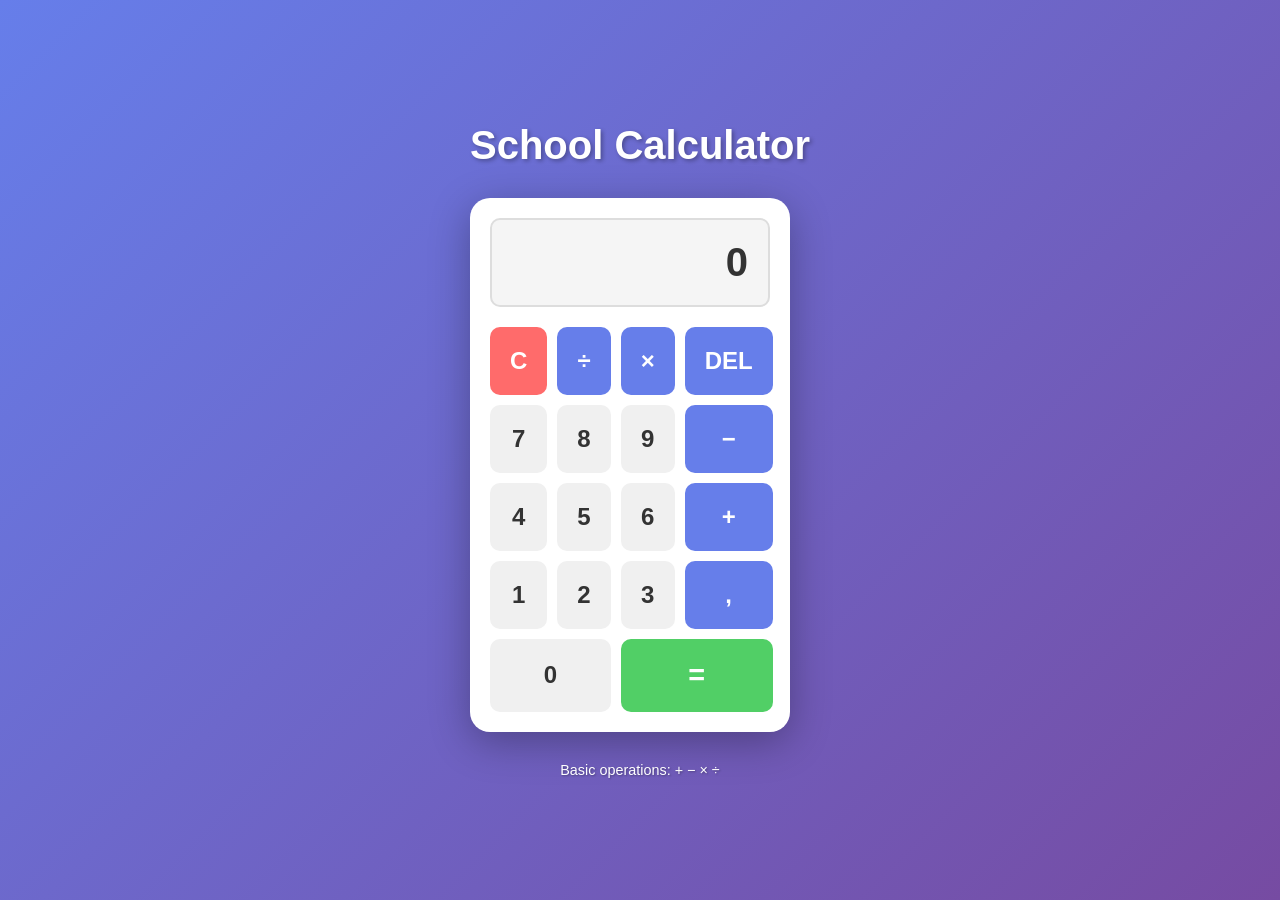
<file: index.html>
<!DOCTYPE html>
<html lang="en">
<head>
    <meta charset="UTF-8">
    <meta name="viewport" content="width=device-width, initial-scale=1.0">
    <title>Simple Calculator</title>
    <link rel="stylesheet" href="style.css">
</head>
<body>
    <div class="calculator-container">
        <h1>School Calculator</h1>
        <div class="calculator">
            <input type="text" id="display" class="display" readonly placeholder="0">
            <div class="buttons">
                <button class="btn btn-clear" onclick="clearDisplay()">C</button>
                <button class="btn btn-operator" onclick="appendOperator('/')">&divide;</button>
                <button class="btn btn-operator" onclick="appendOperator('*')">&times;</button>
                <button class="btn btn-operator" onclick="deleteLast()">DEL</button>

                <button class="btn" onclick="appendNumber('7')">7</button>
                <button class="btn" onclick="appendNumber('8')">8</button>
                <button class="btn" onclick="appendNumber('9')">9</button>
                <button class="btn btn-operator" onclick="appendOperator('-')">−</button>

                <button class="btn" onclick="appendNumber('4')">4</button>
                <button class="btn" onclick="appendNumber('5')">5</button>
                <button class="btn" onclick="appendNumber('6')">6</button>
                <button class="btn btn-operator" onclick="appendOperator('+')">+</button>

                <button class="btn" onclick="appendNumber('1')">1</button>
                <button class="btn" onclick="appendNumber('2')">2</button>
                <button class="btn" onclick="appendNumber('3')">3</button>
                <button class="btn btn-operator" onclick="appendOperator('.')">,</button>

                <button class="btn btn-zero" onclick="appendNumber('0')">0</button>
                <button class="btn btn-equals" onclick="calculate()">=</button>
            </div>
        </div>
        <div class="info">
            <p>Basic operations: + − × ÷</p>
        </div>
    </div>

    <script src="script.js"></script>
</body>
</html>
</file>
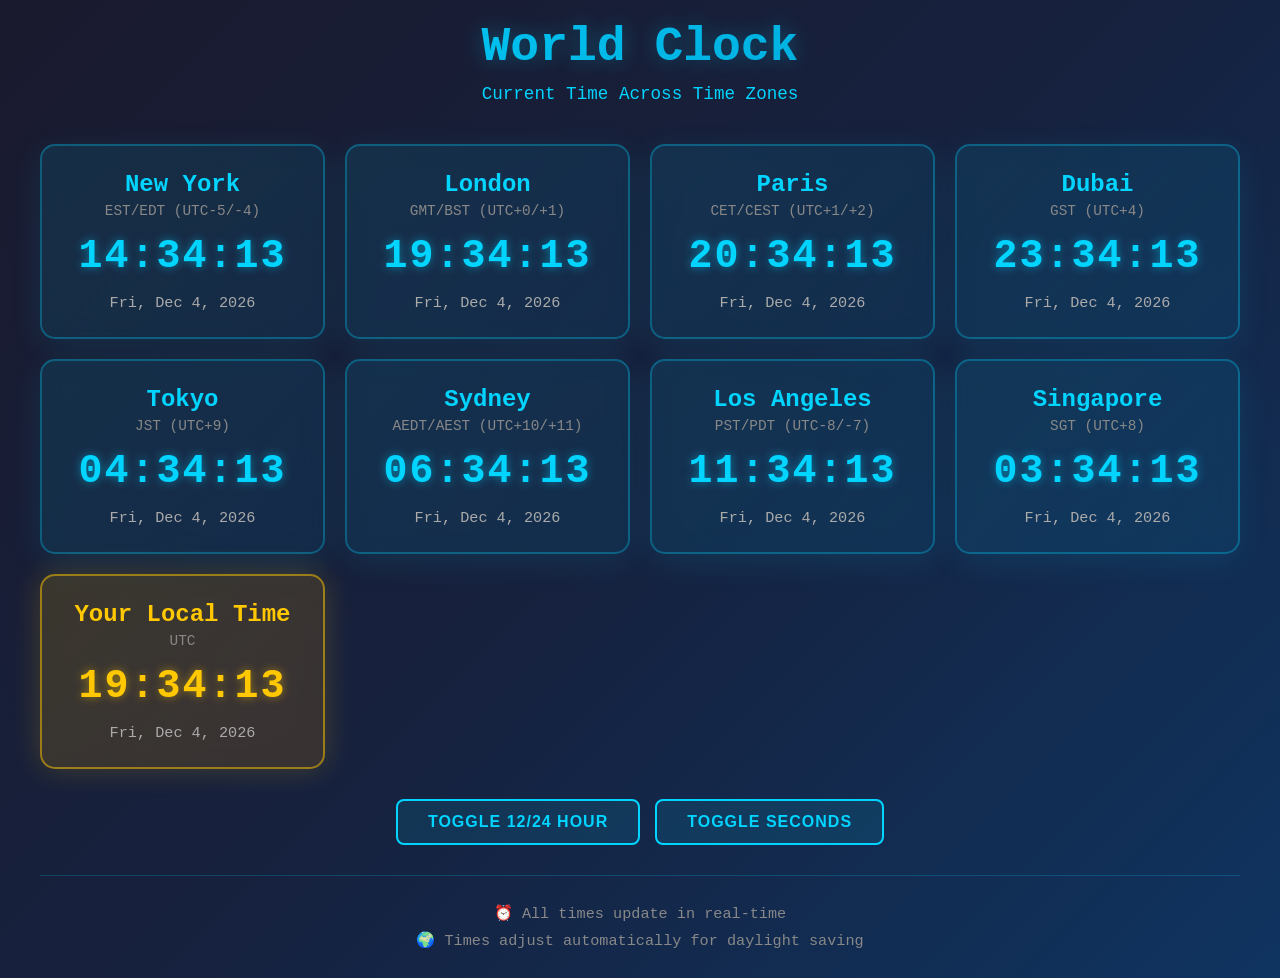
<file: digital-clock/index.html>
<!DOCTYPE html>
<html lang="en">
<head>
    <meta charset="UTF-8">
    <meta name="viewport" content="width=device-width, initial-scale=1.0">
    <title>Digital Clock - Multiple Time Zones</title>
    <link rel="stylesheet" href="style.css">
</head>
<body>
    <div class="clock-container">
        <h1>World Clock</h1>
        <p class="subtitle">Current Time Across Time Zones</p>
        
        <div class="clocks-grid">
            <!-- New York -->
            <div class="clock-card">
                <div class="timezone-name">New York</div>
                <div class="timezone-code">EST/EDT (UTC-5/-4)</div>
                <div class="digital-clock" id="ny-clock">00:00:00</div>
                <div class="date" id="ny-date"></div>
            </div>

            <!-- London -->
            <div class="clock-card">
                <div class="timezone-name">London</div>
                <div class="timezone-code">GMT/BST (UTC+0/+1)</div>
                <div class="digital-clock" id="london-clock">00:00:00</div>
                <div class="date" id="london-date"></div>
            </div>

            <!-- Paris -->
            <div class="clock-card">
                <div class="timezone-name">Paris</div>
                <div class="timezone-code">CET/CEST (UTC+1/+2)</div>
                <div class="digital-clock" id="paris-clock">00:00:00</div>
                <div class="date" id="paris-date"></div>
            </div>

            <!-- Dubai -->
            <div class="clock-card">
                <div class="timezone-name">Dubai</div>
                <div class="timezone-code">GST (UTC+4)</div>
                <div class="digital-clock" id="dubai-clock">00:00:00</div>
                <div class="date" id="dubai-date"></div>
            </div>

            <!-- Tokyo -->
            <div class="clock-card">
                <div class="timezone-name">Tokyo</div>
                <div class="timezone-code">JST (UTC+9)</div>
                <div class="digital-clock" id="tokyo-clock">00:00:00</div>
                <div class="date" id="tokyo-date"></div>
            </div>

            <!-- Sydney -->
            <div class="clock-card">
                <div class="timezone-name">Sydney</div>
                <div class="timezone-code">AEDT/AEST (UTC+10/+11)</div>
                <div class="digital-clock" id="sydney-clock">00:00:00</div>
                <div class="date" id="sydney-date"></div>
            </div>

            <!-- Los Angeles -->
            <div class="clock-card">
                <div class="timezone-name">Los Angeles</div>
                <div class="timezone-code">PST/PDT (UTC-8/-7)</div>
                <div class="digital-clock" id="la-clock">00:00:00</div>
                <div class="date" id="la-date"></div>
            </div>

            <!-- Singapore -->
            <div class="clock-card">
                <div class="timezone-name">Singapore</div>
                <div class="timezone-code">SGT (UTC+8)</div>
                <div class="digital-clock" id="singapore-clock">00:00:00</div>
                <div class="date" id="singapore-date"></div>
            </div>

            <!-- Local Time -->
            <div class="clock-card highlight">
                <div class="timezone-name">Your Local Time</div>
                <div class="timezone-code" id="local-tz"></div>
                <div class="digital-clock" id="local-clock">00:00:00</div>
                <div class="date" id="local-date"></div>
            </div>
        </div>

        <div class="controls">
            <button class="btn" onclick="toggleFormat()">Toggle 12/24 Hour</button>
            <button class="btn" onclick="toggleSeconds()">Toggle Seconds</button>
        </div>

        <div class="info">
            <p>⏰ All times update in real-time</p>
            <p>🌍 Times adjust automatically for daylight saving</p>
        </div>
    </div>

    <script src="script.js"></script>
</body>
</html>
</file>
<file: style.css>
* {
    margin: 0;
    padding: 0;
    box-sizing: border-box;
}

body {
    font-family: 'Segoe UI', Tahoma, Geneva, Verdana, sans-serif;
    display: flex;
    justify-content: center;
    align-items: center;
    min-height: 100vh;
    background: linear-gradient(135deg, #667eea 0%, #764ba2 100%);
}

.calculator-container {
    text-align: center;
}

h1 {
    color: white;
    margin-bottom: 30px;
    font-size: 2.5em;
    text-shadow: 2px 2px 4px rgba(0, 0, 0, 0.3);
}

.calculator {
    background: white;
    border-radius: 20px;
    padding: 20px;
    box-shadow: 0 10px 40px rgba(0, 0, 0, 0.3);
    width: 320px;
}

.display {
    width: 100%;
    padding: 20px;
    font-size: 2.5em;
    border: 2px solid #ddd;
    border-radius: 10px;
    margin-bottom: 20px;
    text-align: right;
    background: #f5f5f5;
    color: #333;
    font-weight: bold;
    word-wrap: break-word;
    word-break: break-all;
}

.buttons {
    display: grid;
    grid-template-columns: repeat(4, 1fr);
    gap: 10px;
}

.btn {
    padding: 20px;
    font-size: 1.5em;
    border: none;
    border-radius: 10px;
    background: #f0f0f0;
    cursor: pointer;
    transition: all 0.3s ease;
    font-weight: bold;
    color: #333;
}

.btn:hover {
    background: #e0e0e0;
    transform: translateY(-2px);
    box-shadow: 0 5px 15px rgba(0, 0, 0, 0.2);
}

.btn:active {
    transform: translateY(0);
}

.btn-clear {
    background: #ff6b6b;
    color: white;
    grid-column: span 1;
}

.btn-clear:hover {
    background: #ee5a52;
}

.btn-operator {
    background: #667eea;
    color: white;
}

.btn-operator:hover {
    background: #5568d3;
}

.btn-equals {
    background: #51cf66;
    color: white;
    grid-column: span 2;
    font-size: 1.8em;
}

.btn-equals:hover {
    background: #40c057;
}

.btn-zero {
    grid-column: span 2;
}

.info {
    color: white;
    margin-top: 30px;
    font-size: 0.9em;
    text-shadow: 1px 1px 2px rgba(0, 0, 0, 0.3);
}

/* Responsive Design */
@media (max-width: 400px) {
    .calculator {
        width: 280px;
    }

    h1 {
        font-size: 2em;
    }

    .display {
        font-size: 2em;
    }

    .btn {
        padding: 15px;
        font-size: 1.2em;
    }
}
</file>
<file: digital-clock/style.css>
* {
    margin: 0;
    padding: 0;
    box-sizing: border-box;
}

body {
    font-family: 'Courier New', monospace;
    display: flex;
    justify-content: center;
    align-items: center;
    min-height: 100vh;
    background: linear-gradient(135deg, #1a1a2e 0%, #16213e 50%, #0f3460 100%);
    color: #eee;
    padding: 20px;
}

.clock-container {
    width: 100%;
    max-width: 1200px;
}

h1 {
    text-align: center;
    font-size: 3em;
    margin-bottom: 10px;
    background: linear-gradient(135deg, #00d4ff, #0099cc);
    -webkit-background-clip: text;
    -webkit-text-fill-color: transparent;
    background-clip: text;
    text-shadow: 0 0 20px rgba(0, 212, 255, 0.3);
}

.subtitle {
    text-align: center;
    font-size: 1.1em;
    color: #00d4ff;
    margin-bottom: 40px;
    font-weight: 300;
}

.clocks-grid {
    display: grid;
    grid-template-columns: repeat(auto-fit, minmax(280px, 1fr));
    gap: 20px;
    margin-bottom: 30px;
}

.clock-card {
    background: linear-gradient(135deg, rgba(0, 212, 255, 0.1), rgba(0, 153, 204, 0.1));
    border: 2px solid rgba(0, 212, 255, 0.3);
    border-radius: 15px;
    padding: 25px;
    text-align: center;
    backdrop-filter: blur(10px);
    transition: all 0.3s ease;
    box-shadow: 0 8px 32px rgba(0, 212, 255, 0.1);
}

.clock-card:hover {
    border-color: rgba(0, 212, 255, 0.6);
    box-shadow: 0 8px 32px rgba(0, 212, 255, 0.3);
    transform: translateY(-5px);
    background: linear-gradient(135deg, rgba(0, 212, 255, 0.2), rgba(0, 153, 204, 0.2));
}

.clock-card.highlight {
    background: linear-gradient(135deg, rgba(255, 200, 0, 0.15), rgba(255, 150, 0, 0.15));
    border: 2px solid rgba(255, 200, 0, 0.5);
    box-shadow: 0 0 30px rgba(255, 200, 0, 0.2);
}

.clock-card.highlight:hover {
    border-color: rgba(255, 200, 0, 0.8);
    box-shadow: 0 0 40px rgba(255, 200, 0, 0.4);
}

.timezone-name {
    font-size: 1.5em;
    font-weight: bold;
    margin-bottom: 5px;
    color: #00d4ff;
}

.clock-card.highlight .timezone-name {
    color: #ffc800;
}

.timezone-code {
    font-size: 0.9em;
    color: #888;
    margin-bottom: 15px;
    font-weight: 300;
}

.digital-clock {
    font-size: 2.5em;
    font-weight: bold;
    margin: 15px 0;
    color: #00d4ff;
    letter-spacing: 2px;
    text-shadow: 0 0 10px rgba(0, 212, 255, 0.5);
    font-family: 'Courier New', monospace;
    font-weight: 700;
}

.clock-card.highlight .digital-clock {
    color: #ffc800;
    text-shadow: 0 0 10px rgba(255, 200, 0, 0.5);
}

.date {
    font-size: 0.95em;
    color: #aaa;
    margin-top: 10px;
    font-weight: 300;
}

.controls {
    display: flex;
    gap: 15px;
    justify-content: center;
    margin: 30px 0;
    flex-wrap: wrap;
}

.btn {
    padding: 12px 30px;
    font-size: 1em;
    border: 2px solid #00d4ff;
    background: rgba(0, 212, 255, 0.1);
    color: #00d4ff;
    border-radius: 8px;
    cursor: pointer;
    transition: all 0.3s ease;
    font-weight: bold;
    text-transform: uppercase;
    letter-spacing: 1px;
}

.btn:hover {
    background: rgba(0, 212, 255, 0.3);
    box-shadow: 0 0 20px rgba(0, 212, 255, 0.5);
    transform: translateY(-2px);
}

.btn:active {
    transform: translateY(0);
}

.info {
    text-align: center;
    color: #888;
    font-size: 0.95em;
    margin-top: 30px;
    padding-top: 20px;
    border-top: 1px solid rgba(0, 212, 255, 0.2);
}

.info p {
    margin: 8px 0;
}

/* Responsive Design */
@media (max-width: 768px) {
    h1 {
        font-size: 2em;
    }

    .subtitle {
        font-size: 0.95em;
    }

    .clocks-grid {
        grid-template-columns: repeat(auto-fit, minmax(250px, 1fr));
        gap: 15px;
    }

    .clock-card {
        padding: 20px;
    }

    .digital-clock {
        font-size: 2em;
    }

    .controls {
        flex-direction: column;
        gap: 10px;
    }

    .btn {
        width: 100%;
    }
}

/* Animation for time updates */
@keyframes pulse {
    0%, 100% {
        opacity: 1;
    }
    50% {
        opacity: 0.7;
    }
}

.digital-clock {
    animation: pulse 1s ease-in-out 0s infinite;
}
</file>
